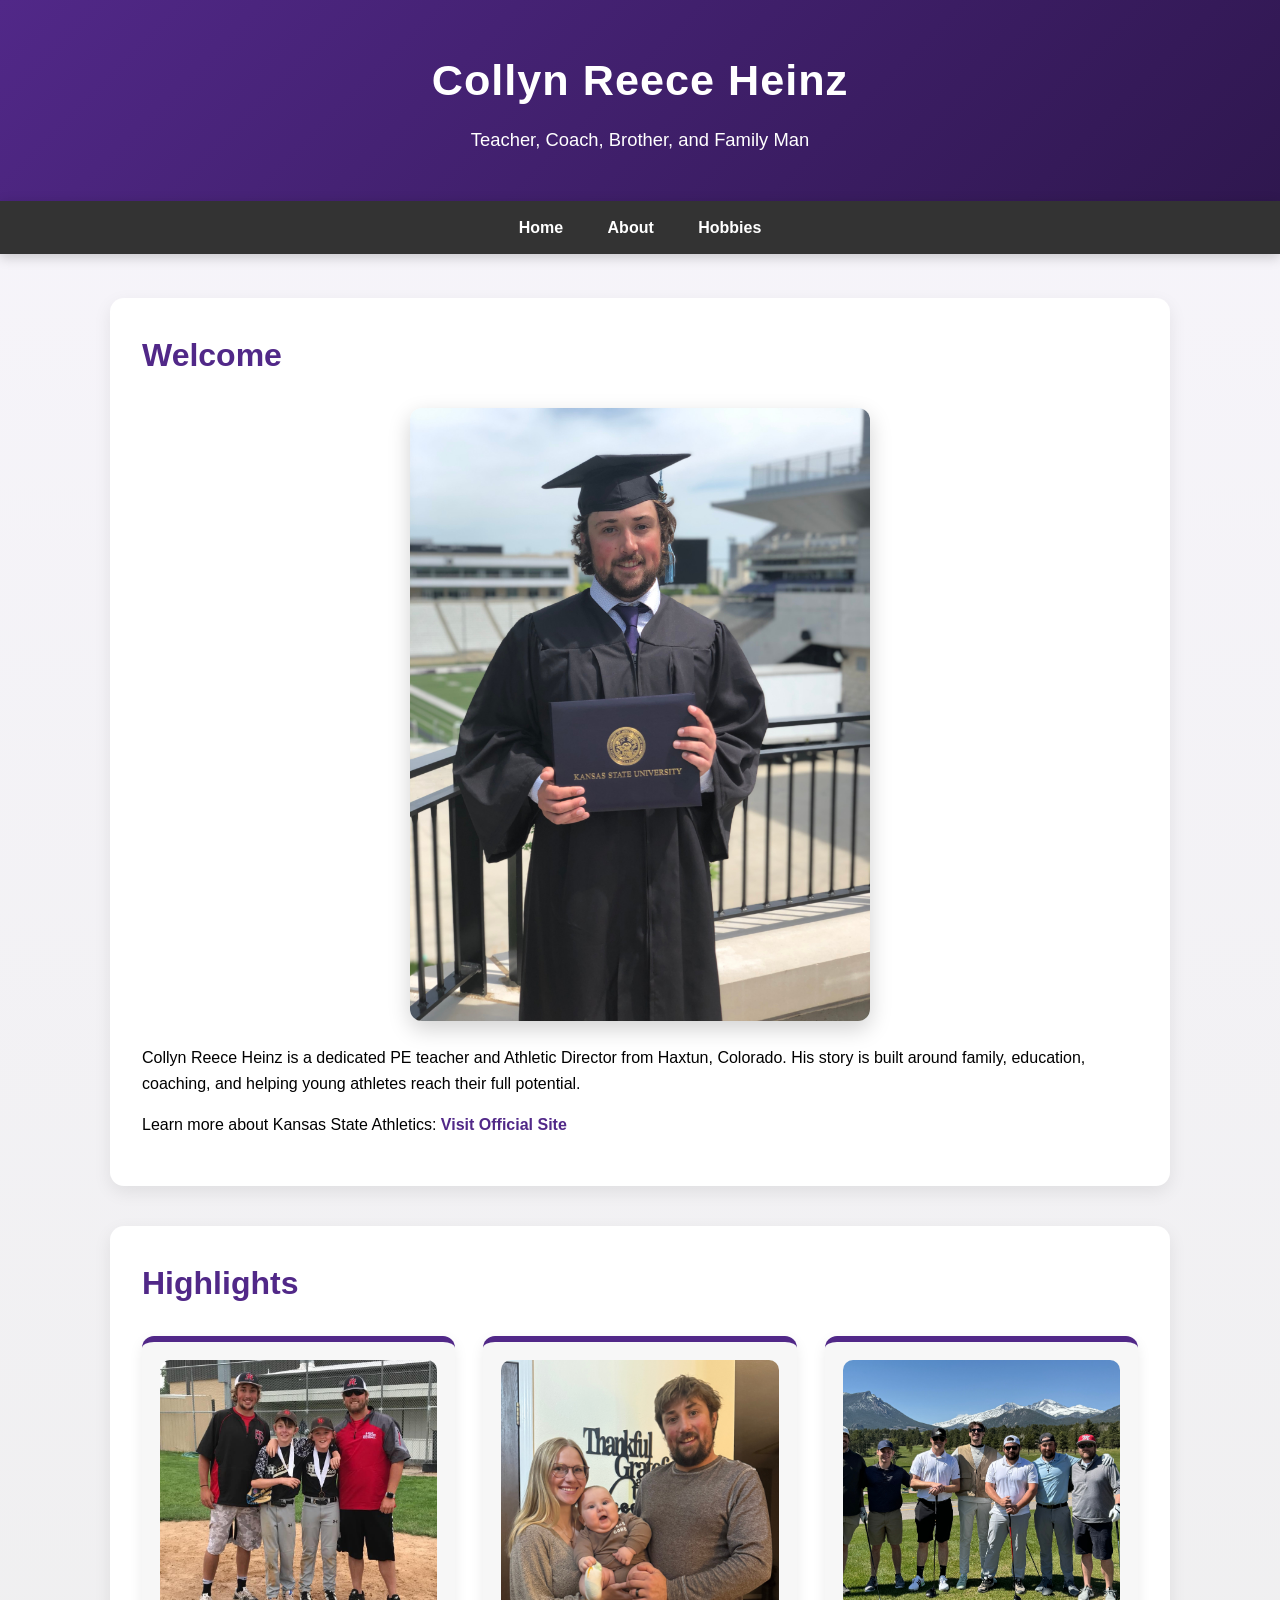
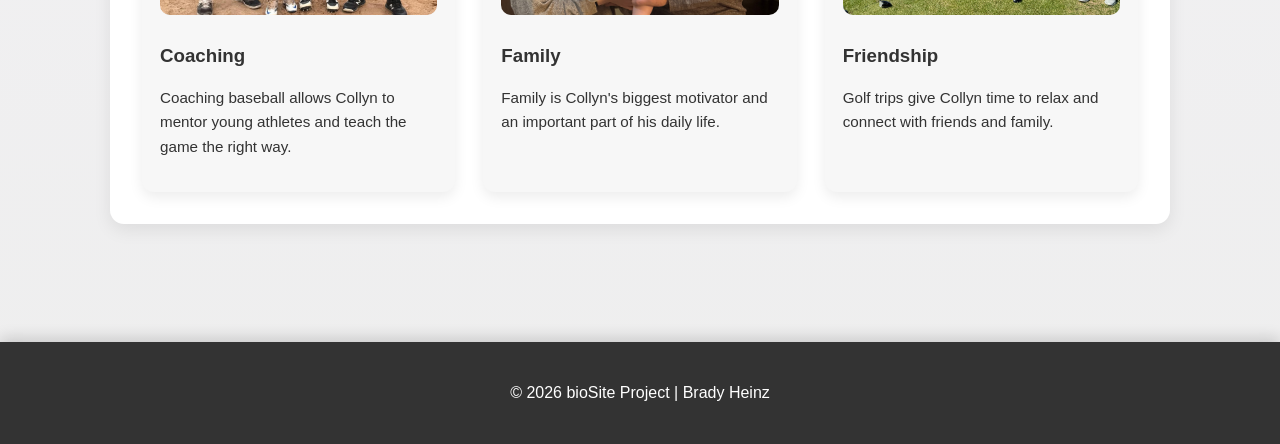
<file: index.html>
<!DOCTYPE html>

<html lang="en">
<head>
    <meta charset="UTF-8">
    <meta name="viewport" content="width=device-width, initial-scale=1.0">
    <title>Collyn Reece Heinz | bioSite</title>
    <link rel="stylesheet" href="css/site.css">
</head>
<body>

<header>
    <h1>Collyn Reece Heinz</h1>
    <p>Teacher, Coach, Brother, and Family Man</p>
</header>

<nav>
    <a href="index.html">Home</a>
    <a href="about.html">About</a>
    <a href="hobbies.html">Hobbies</a>
</nav>

<main>
    <section>
        <h2>Welcome</h2>
        <img src="images/portrait-graduation.jpg" 
             alt="Collyn Reece Heinz at Kansas State University graduation" 
             class="hero-image">


    <p>
        Collyn Reece Heinz is a dedicated PE teacher and Athletic Director from Haxtun, Colorado.
        His story is built around family, education, coaching, and helping young athletes reach their full potential.
    </p>

    <p>
        Learn more about Kansas State Athletics:
        <a href="https://www.kstatesports.com/" target="_blank" class="external-link">
            Visit Official Site
        </a>
    </p>
</section>

<section>
    <h2>Highlights</h2>
    <div class="image-grid">
        <div class="card">
            <img src="images/coaching-baseball.jpg" alt="Collyn coaching baseball with young athletes">
            <h3>Coaching</h3>
            <p class="caption">Coaching baseball allows Collyn to mentor young athletes and teach the game the right way.</p>
        </div>

        <div class="card">
            <img src="images/thanksgiving-family.jpg" alt="Collyn with his family">
            <h3>Family</h3>
            <p class="caption">Family is Collyn's biggest motivator and an important part of his daily life.</p>
        </div>

        <div class="card">
            <img src="images/golfing-friends.jpg" alt="Collyn on an annual golf trip">
            <h3>Friendship</h3>
            <p class="caption">Golf trips give Collyn time to relax and connect with friends and family.</p>
        </div>
    </div>
</section>


</main>

<footer>
    <p>&copy; 2026 bioSite Project | Brady Heinz</p>
</footer>

</body>
</html>
</file>
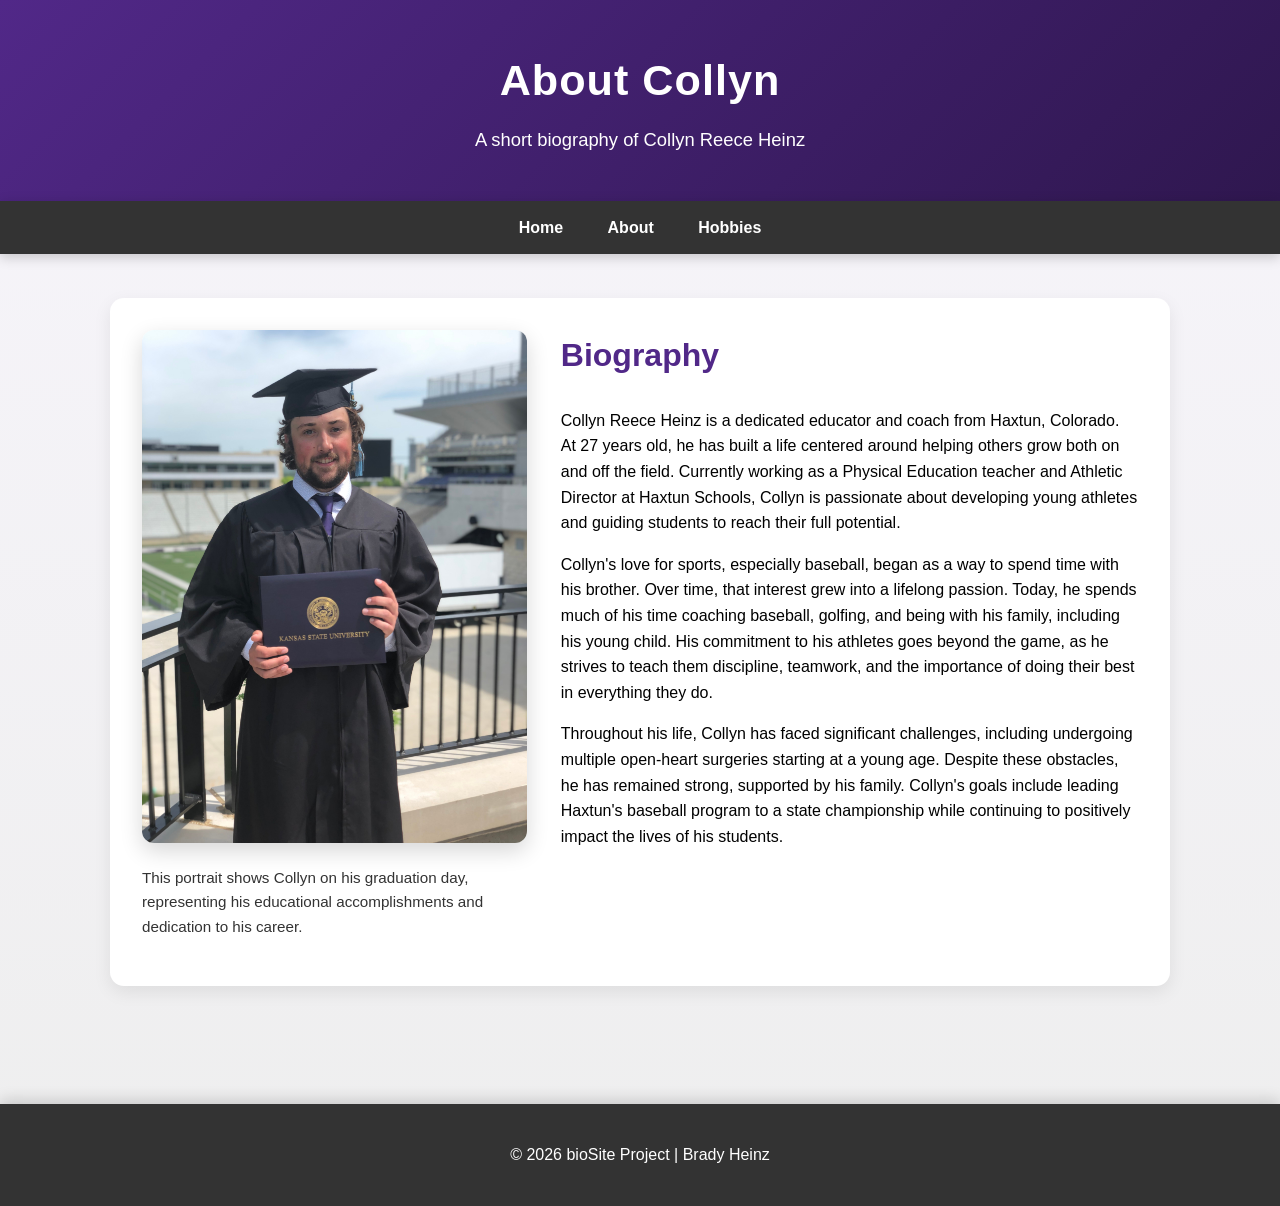
<file: about.html>
<!DOCTYPE html>
<html lang="en">
<head>
    <meta charset="UTF-8">
    <meta name="viewport" content="width=device-width, initial-scale=1.0">
    <title>About Collyn | bioSite</title>
    <link rel="stylesheet" href="css/site.css">
</head>
<body>
    <header>
        <h1>About Collyn</h1>
        <p>A short biography of Collyn Reece Heinz</p>
    </header>

    <nav>
        <a href="index.html">Home</a>
        <a href="about.html">About</a>
        <a href="hobbies.html">Hobbies</a>
    </nav>

    <main>
        <section class="about-layout">
            <div>
                <img src="images/portrait-graduation.jpg" alt="Collyn Reece Heinz holding his Kansas State University diploma">
                <p class="caption">
                    This portrait shows Collyn on his graduation day, representing his educational accomplishments and dedication to his career.
                </p>
            </div>

            <div>
                <h2>Biography</h2>
                <p>
                    Collyn Reece Heinz is a dedicated educator and coach from Haxtun, Colorado. At 27 years old,
                    he has built a life centered around helping others grow both on and off the field. Currently
                    working as a Physical Education teacher and Athletic Director at Haxtun Schools, Collyn is
                    passionate about developing young athletes and guiding students to reach their full potential.
                </p>
                <p>
                    Collyn's love for sports, especially baseball, began as a way to spend time with his brother.
                    Over time, that interest grew into a lifelong passion. Today, he spends much of his time coaching
                    baseball, golfing, and being with his family, including his young child. His commitment to his
                    athletes goes beyond the game, as he strives to teach them discipline, teamwork, and the importance
                    of doing their best in everything they do.
                </p>
                <p>
                    Throughout his life, Collyn has faced significant challenges, including undergoing multiple
                    open-heart surgeries starting at a young age. Despite these obstacles, he has remained strong,
                    supported by his family. Collyn's goals include leading Haxtun's baseball program to a state
                    championship while continuing to positively impact the lives of his students.
                </p>
            </div>
        </section>
    </main>

    <footer>
        <p>&copy; 2026 bioSite Project | Brady Heinz</p>
    </footer>
</body>
</html>
</file>
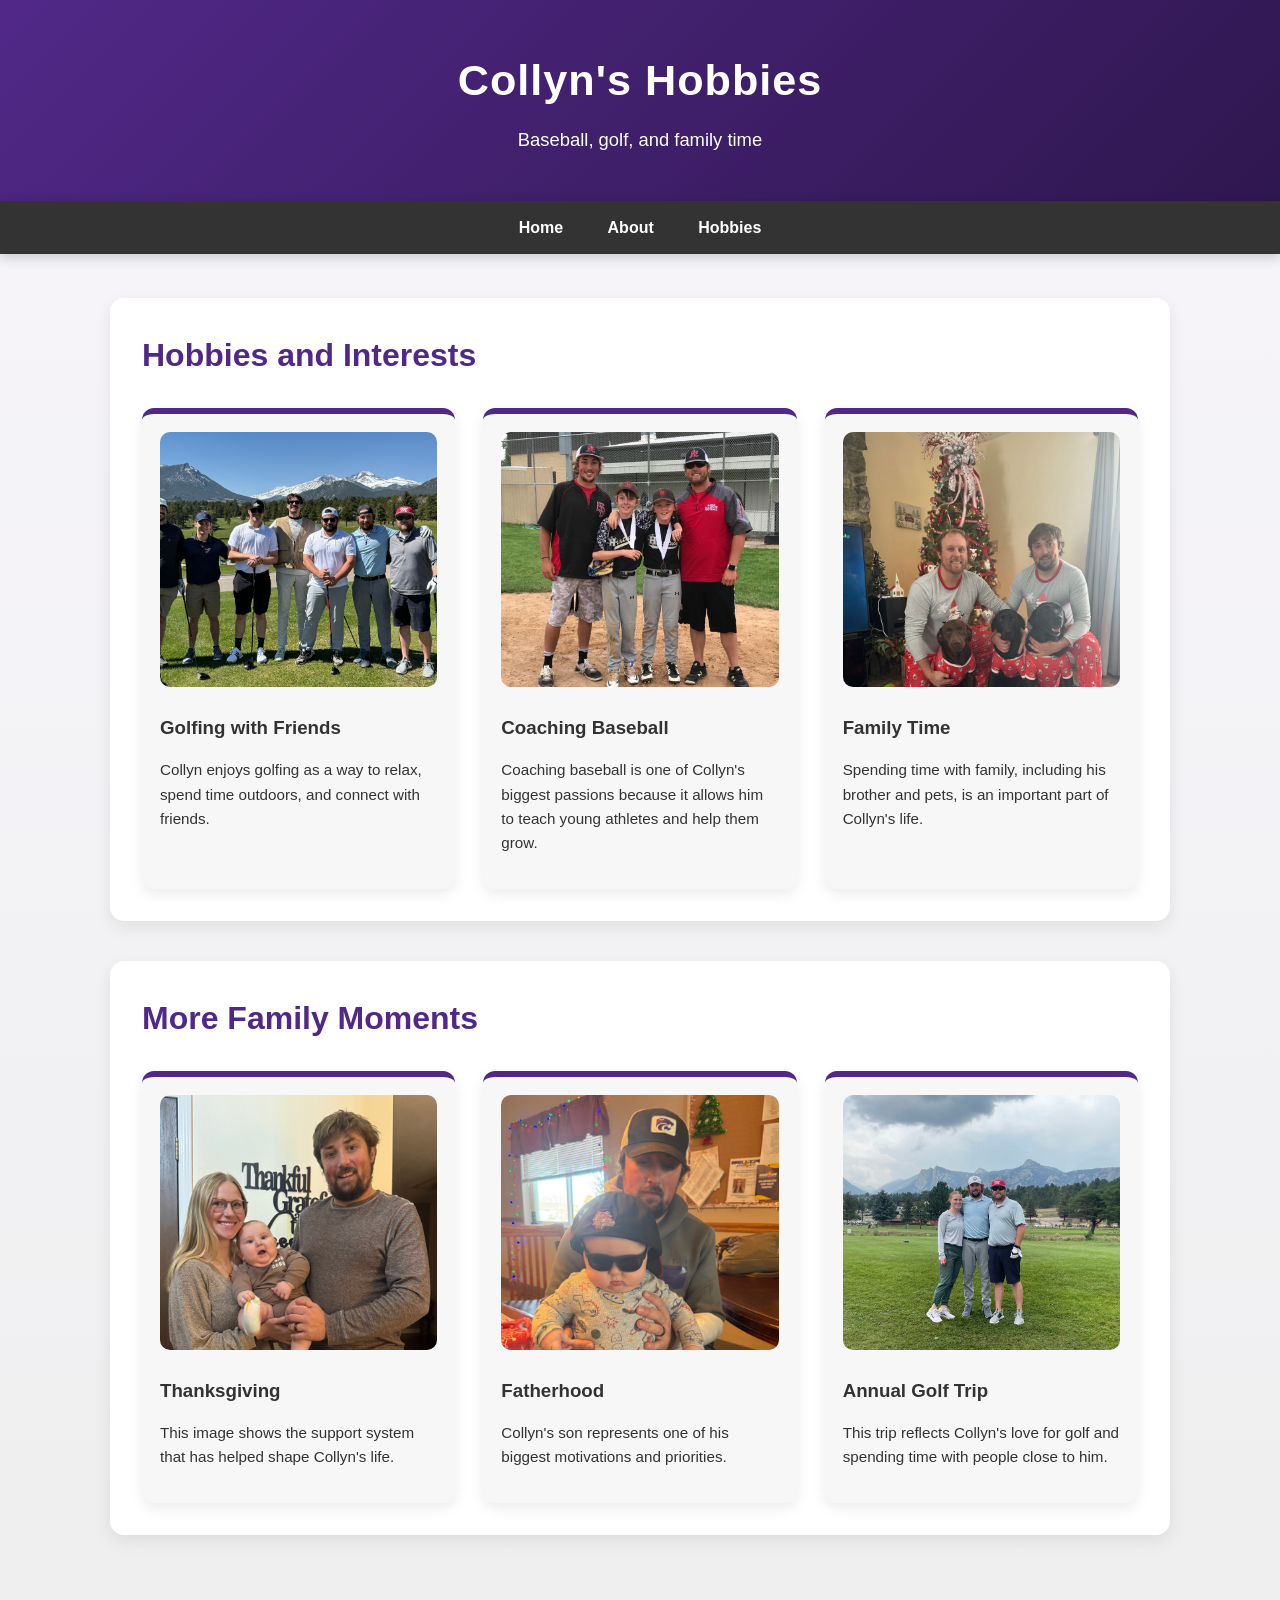
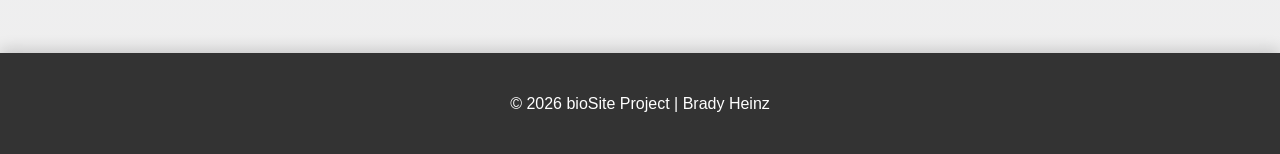
<file: hobbies.html>
<!DOCTYPE html>
<html lang="en">
<head>
    <meta charset="UTF-8">
    <meta name="viewport" content="width=device-width, initial-scale=1.0">
    <title>Collyn's Hobbies | bioSite</title>
    <link rel="stylesheet" href="css/site.css">
</head>
<body>
    <header>
        <h1>Collyn's Hobbies</h1>
        <p>Baseball, golf, and family time</p>
    </header>

    <nav>
        <a href="index.html">Home</a>
        <a href="about.html">About</a>
        <a href="hobbies.html">Hobbies</a>
    </nav>

    <main>
        <section>
            <h2>Hobbies and Interests</h2>
            <div class="image-grid">
                <div class="card">
                    <img src="images/golfing-friends.jpg" alt="Collyn golfing with friends in the mountains">
                    <h3>Golfing with Friends</h3>
                    <p class="caption">
                        Collyn enjoys golfing as a way to relax, spend time outdoors, and connect with friends.
                    </p>
                </div>

                <div class="card">
                    <img src="images/coaching-baseball.jpg" alt="Collyn coaching baseball">
                    <h3>Coaching Baseball</h3>
                    <p class="caption">
                        Coaching baseball is one of Collyn's biggest passions because it allows him to teach young athletes and help them grow.
                    </p>
                </div>

                <div class="card">
                    <img src="images/christmas-family.jpg" alt="Collyn and his brother with dogs at Christmas">
                    <h3>Family Time</h3>
                    <p class="caption">
                        Spending time with family, including his brother and pets, is an important part of Collyn's life.
                    </p>
                </div>
            </div>
        </section>

        <section>
            <h2>More Family Moments</h2>
            <div class="image-grid">
                <div class="card">
                    <img src="images/thanksgiving-family.jpg" alt="Collyn with family at Thanksgiving">
                    <h3>Thanksgiving</h3>
                    <p class="caption">This image shows the support system that has helped shape Collyn's life.</p>
                </div>

                <div class="card">
                    <img src="images/collyn-son.jpg" alt="Collyn with his son">
                    <h3>Fatherhood</h3>
                    <p class="caption">Collyn's son represents one of his biggest motivations and priorities.</p>
                </div>

                <div class="card">
                    <img src="images/golf-trip.jpg" alt="Collyn on an annual golf trip">
                    <h3>Annual Golf Trip</h3>
                    <p class="caption">This trip reflects Collyn's love for golf and spending time with people close to him.</p>
                </div>
            </div>
        </section>
    </main>

    <footer>
        <p>&copy; 2026 bioSite Project | Brady Heinz</p>
    </footer>
</body>
</html>
</file>
<file: css/site.css>
/* 
  bioSite Project
  Subject: Collyn Reece Heinz
  Primary color: K-State Purple (#512888)
*/

* {
    box-sizing: border-box;
}

html {
    scroll-behavior: smooth;
}

body {
    margin: 0;
    font-family: Arial, Helvetica, sans-serif;
    background: linear-gradient(180deg, #f7f5fb 0%, #eeeeee 100%);
    color: #000000;
    line-height: 1.6;
}

header {
    background: linear-gradient(135deg, #512888 0%, #2f174f 100%);
    color: #ffffff;
    text-align: center;
    padding: 46px 16px;
    box-shadow: 0 4px 18px rgba(0, 0, 0, 0.18);
    animation: fadeDown 0.8s ease-in-out;
}

header h1 {
    margin: 0;
    font-size: 2.7rem;
    letter-spacing: 1px;
}

header p {
    margin: 10px 0 0;
    font-size: 1.15rem;
}

nav {
    background-color: #333333;
    text-align: center;
    padding: 14px;
    box-shadow: 0 3px 12px rgba(0, 0, 0, 0.2);
    position: sticky;
    top: 0;
    z-index: 1000;
}

nav a {
    color: #ffffff;
    text-decoration: none;
    font-weight: bold;
    margin: 0 18px;
    padding: 6px 2px;
    transition: color 0.3s ease, border-bottom 0.3s ease, padding-bottom 0.3s ease;
}

nav a:hover {
    color: #d8c2ff;
    border-bottom: 2px solid #d8c2ff;
    padding-bottom: 4px;
}

main {
    max-width: 1100px;
    margin: 0 auto;
    padding: 44px 20px;
    animation: fadeIn 0.9s ease-in-out;
}

section {
    background-color: #ffffff;
    margin-bottom: 40px;
    padding: 32px;
    border-radius: 14px;
    box-shadow: 0 6px 18px rgba(0, 0, 0, 0.08);
    transition: transform 0.3s ease, box-shadow 0.3s ease;
}

section:hover {
    transform: translateY(-3px);
    box-shadow: 0 10px 28px rgba(0, 0, 0, 0.12);
}

h2 {
    color: #512888;
    margin-top: 0;
    font-size: 2rem;
}

h3 {
    color: #333333;
    margin-bottom: 8px;
}

.hero-image {
    width: 100%;
    max-width: 460px;
    display: block;
    margin: 0 auto 24px;
    border-radius: 12px;
    box-shadow: 0 8px 22px rgba(0, 0, 0, 0.18);
    transition: transform 0.3s ease, box-shadow 0.3s ease;
}

.hero-image:hover {
    transform: scale(1.02);
    box-shadow: 0 12px 30px rgba(0, 0, 0, 0.24);
}

.image-grid {
    display: grid;
    grid-template-columns: repeat(3, 1fr);
    gap: 28px;
}

.card {
    background-color: #f7f7f7;
    padding: 18px;
    border-radius: 12px;
    border-top: 6px solid #512888;
    box-shadow: 0 5px 14px rgba(0, 0, 0, 0.08);
    transition: transform 0.3s ease, box-shadow 0.3s ease, background-color 0.3s ease;
}

.card:hover {
    transform: translateY(-8px);
    box-shadow: 0 12px 26px rgba(0, 0, 0, 0.18);
    background-color: #ffffff;
}

.card img {
    width: 100%;
    height: 255px;
    object-fit: cover;
    object-position: top;
    border-radius: 10px;
    transition: transform 0.3s ease, filter 0.3s ease;
}

.card:hover img {
    transform: scale(1.03);
    filter: brightness(1.04);
}

.caption {
    font-size: 0.95rem;
    color: #333333;
}

.about-layout {
    display: grid;
    grid-template-columns: 1fr 1.5fr;
    gap: 34px;
    align-items: start;
}

.about-layout img {
    width: 100%;
    border-radius: 12px;
    box-shadow: 0 8px 22px rgba(0, 0, 0, 0.16);
    transition: transform 0.3s ease, box-shadow 0.3s ease;
}

.about-layout img:hover {
    transform: scale(1.02);
    box-shadow: 0 12px 30px rgba(0, 0, 0, 0.22);
}

footer {
    background-color: #333333;
    color: #ffffff;
    text-align: center;
    padding: 22px;
    margin-top: 34px;
    box-shadow: 0 -4px 14px rgba(0, 0, 0, 0.16);
}

.external-link {
    color: #512888;
    font-weight: bold;
    text-decoration: none;
    transition: color 0.3s ease, text-decoration 0.3s ease;
}

.external-link:hover {
    color: #2f174f;
    text-decoration: underline;
}

@keyframes fadeIn {
    from {
        opacity: 0;
        transform: translateY(18px);
    }

    to {
        opacity: 1;
        transform: translateY(0);
    }
}

@keyframes fadeDown {
    from {
        opacity: 0;
        transform: translateY(-18px);
    }

    to {
        opacity: 1;
        transform: translateY(0);
    }
}

@media (max-width: 800px) {
    header h1 {
        font-size: 2.1rem;
    }

    main {
        padding: 28px 16px;
    }

    section {
        padding: 24px;
    }

    .image-grid,
    .about-layout {
        grid-template-columns: 1fr;
    }

    nav a {
        display: block;
        margin: 8px 0;
    }
}
</file>
